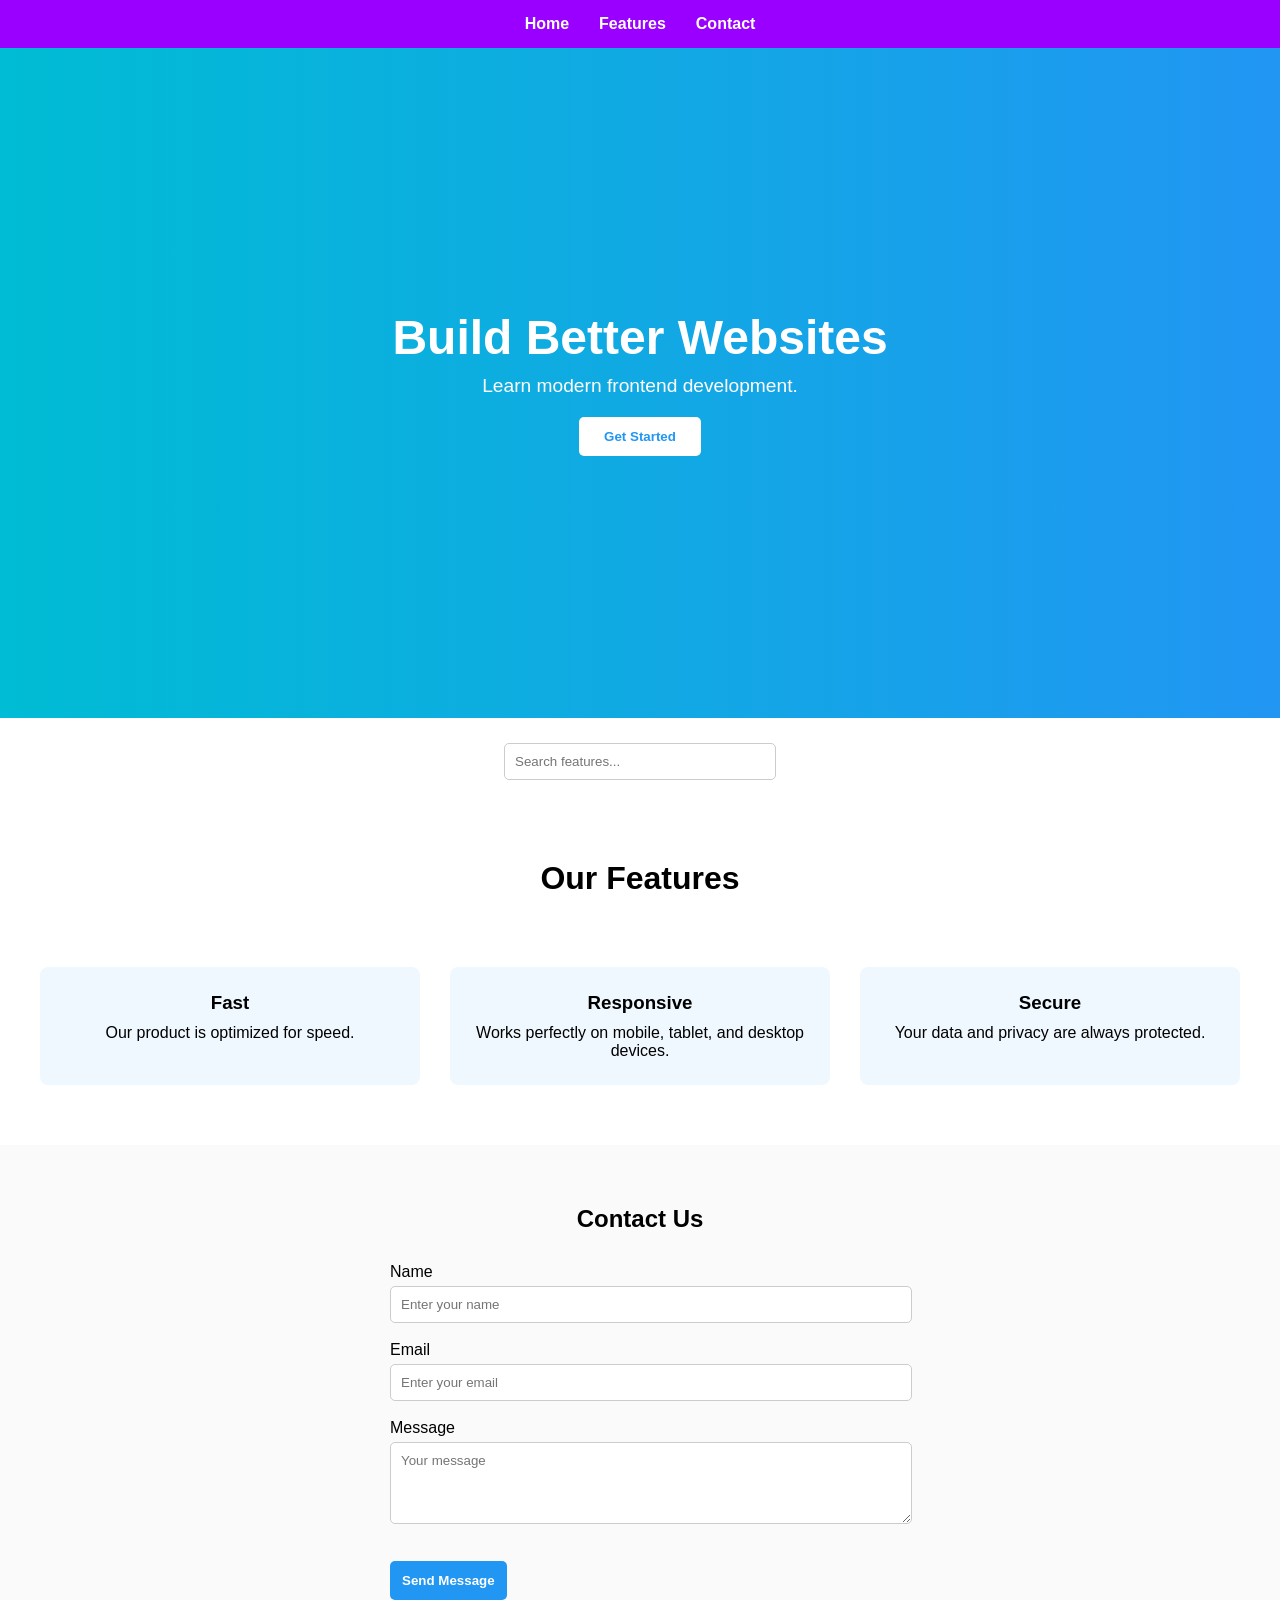
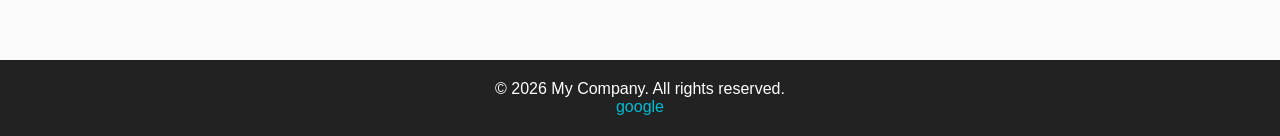
<file: index.html>
<!DOCTYPE html>
<html lang="en">

<head>
    <meta charset="UTF-8">
    <meta name="viewport" content="width=device-width, initial-scale=1.0">
    <link rel="stylesheet" href="style.css">
    <title>Semantic Landing Page</title>
</head>

<body>

    <!-- Navigation -->
    <nav>
        <ul>
            <li><a href="#hero">Home</a></li>
            <li><a href="#features">Features</a></li>
            <li><a href="#contact">Contact</a></li>
        </ul>
    </nav>

    <main>
        <!-- Hero Section -->
        <header id="hero" class="hero">
            <h1>Build Better Websites</h1>
            <p>Learn modern frontend development.</p>
            <button>Get Started</button>
        </header>
        <div class="search-box">
            <input type="text" id="searchInput" placeholder="Search features...">
        </div>
        <!-- Features Section -->
        <section id="features" class="features">
            <h2>Our Features</h2>

            <article class="feature-item">
                <h3>Fast</h3>
                <p>Our product is optimized for speed.</p>
            </article>

            <article class="feature-item">
                <h3>Responsive</h3>
                <p>Works perfectly on mobile, tablet, and desktop devices.</p>
            </article>

            <article class="feature-item">
                <h3>Secure</h3>
                <p>Your data and privacy are always protected.</p>
            </article>
        </section>

        <!-- Contact Section -->
        <section id="contact" class="contact">
            <h2>Contact Us</h2>

            <form action="/submit" method="post">
                <div>
                    <label for="name">Name</label><br>
                    <input id="name" name="name" type="text" placeholder="Enter your name" required>
                </div>

                <br>

                <div>
                    <label for="email">Email</label><br>
                    <input id="email" name="email" type="email" placeholder="Enter your email" required>
                </div>

                <br>

                <div>
                    <label for="message">Message</label><br>
                    <textarea id="message" name="message" rows="4" placeholder="Your message"></textarea>
                </div>

                <br>

                <button type="submit" class="sub-btn">Send Message</button>
            </form>

        </section>

    </main>

    <!-- Footer -->
    <footer>
        <p>© 2026 My Company. All rights reserved.</p>
        <a href="https://www.google.com/" target="_main">google</a>
    </footer>

</body>
<script src="script.js"></script>

</html>
</file>
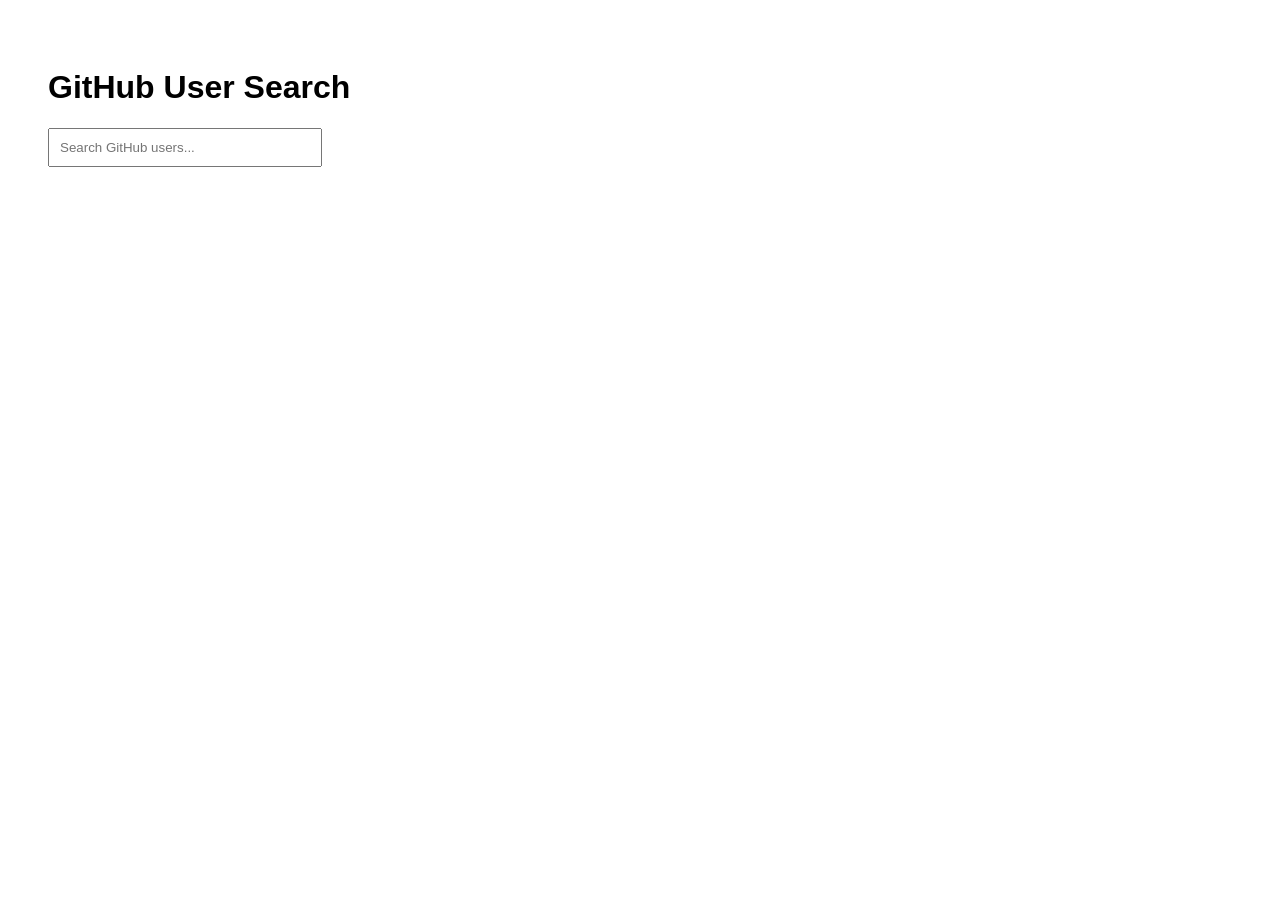
<file: Github-User-Search-App/index.html>
<!DOCTYPE html>
<html lang="en">

<head>
  <meta charset="UTF-8">
  <title>GitHub User Search</title>
  <link rel="stylesheet" href="./styles/style.css">
</head>

<body>

  <h1>GitHub User Search</h1>

  <input id="searchInput" placeholder="Search GitHub users..." />

  <p id="counter"></p>

  <div id="status"></div>

  <div id="results"></div>

  <script type="module" src="./main.js"></script>

</body>

</html>
</file>
<file: style.css>
* {
    margin: 0;
    padding: 0;
    font-family: Arial, Helvetica, sans-serif;
}

/* Navigation (Flexbox) */
nav {
    background: #9900ff;
    padding: 15px;
}

nav ul {
    display: flex;
    justify-content: center;
    gap: 30px;
    list-style: none;
}

nav a {
    color: white;
    text-decoration: none;
    font-weight: bold;
}

nav a:hover {
    color: #00bcd4;
}

.hero {
    display: flex;
    flex-direction: column;
    justify-content: center;
    align-items: center;
    height: 70vh;
    background: linear-gradient(to right, #00bcd4, #2196f3);
    color: white;
    padding: 20px;
}

.hero h1 {
    font-size: 3rem;
    margin-bottom: 10px;
    text-align: center; 
}

.hero p {
    font-size: 1.2rem;
    margin-bottom: 20px;
}

.hero button {
    padding: 12px 25px;
    border: none;
    background: white;
    color: #2196f3;
    font-weight: bold;
    border-radius: 5px;
    cursor: pointer;
}

.hero button:hover {
    background: #eee;
}

.search-box{
    text-align:center;
    margin:20px;
}

.search-box input{
    padding:10px;
    width:250px;
    border-radius:5px;
    border:1px solid #ccc;
}

/* Features Section (Grid) */
.features {
    padding: 60px 40px;
    background: white;
    text-align: center;
}

.features h2 {
    margin-bottom: 40px;
    font-size: 2rem;
}

/* Grid Layout */
.features {
    display: grid;
    grid-template-columns: 1fr;
    gap: 30px;
}

.features article {
    background: #f0f8ff;
    padding: 25px;
    border-radius: 8px;
    transition: transform 0.3s;
}

.features article:hover {
    transform: translateY(-5px);
}

.features h3 {
    margin-bottom: 10px;
}

/* Contact Section */
.contact {
    padding: 60px 40px;
    background: #fafafa;
}

.contact h2 {
    text-align: center;
    margin-bottom: 30px;
}

/* Form Layout (Flexbox) */
form {
    max-width: 500px;
    margin: auto;
}

input,
textarea {
    width: 100%;
    padding: 10px;
    margin-top: 5px;
    border-radius: 5px;
    border: 1px solid #ccc;
}

.sub-btn {
    margin-top: 15px;
    padding: 12px;
    border: none;
    background: #2196f3;
    color: white;
    font-weight: bold;
    border-radius: 5px;
    cursor: pointer;
}

.sub-btn:hover {
    background: #1976d2;
}

/* Footer */
footer {
    background: #222;
    color: white;
    text-align: center;
    padding: 20px;
}

footer a {
    color: #00bcd4;
    text-decoration: none;
}

@media (min-width: 768px) {
    .features {
        grid-template-columns: repeat(3, 1fr);
    }

    .features h2 {
        /* grid-column: 1/-1; */
        grid-column-start: 1;
        grid-column-end: 4;
    }

}
</file>
<file: Github-User-Search-App/styles/style.css>
body{
  font-family: Arial;
  padding:40px;
}

input{
  padding:10px;
  width:250px;
  margin-bottom:20px;
}

.user{
  display:flex;
  gap:10px;
  align-items:center;
  margin:10px 0;
}
</file>
